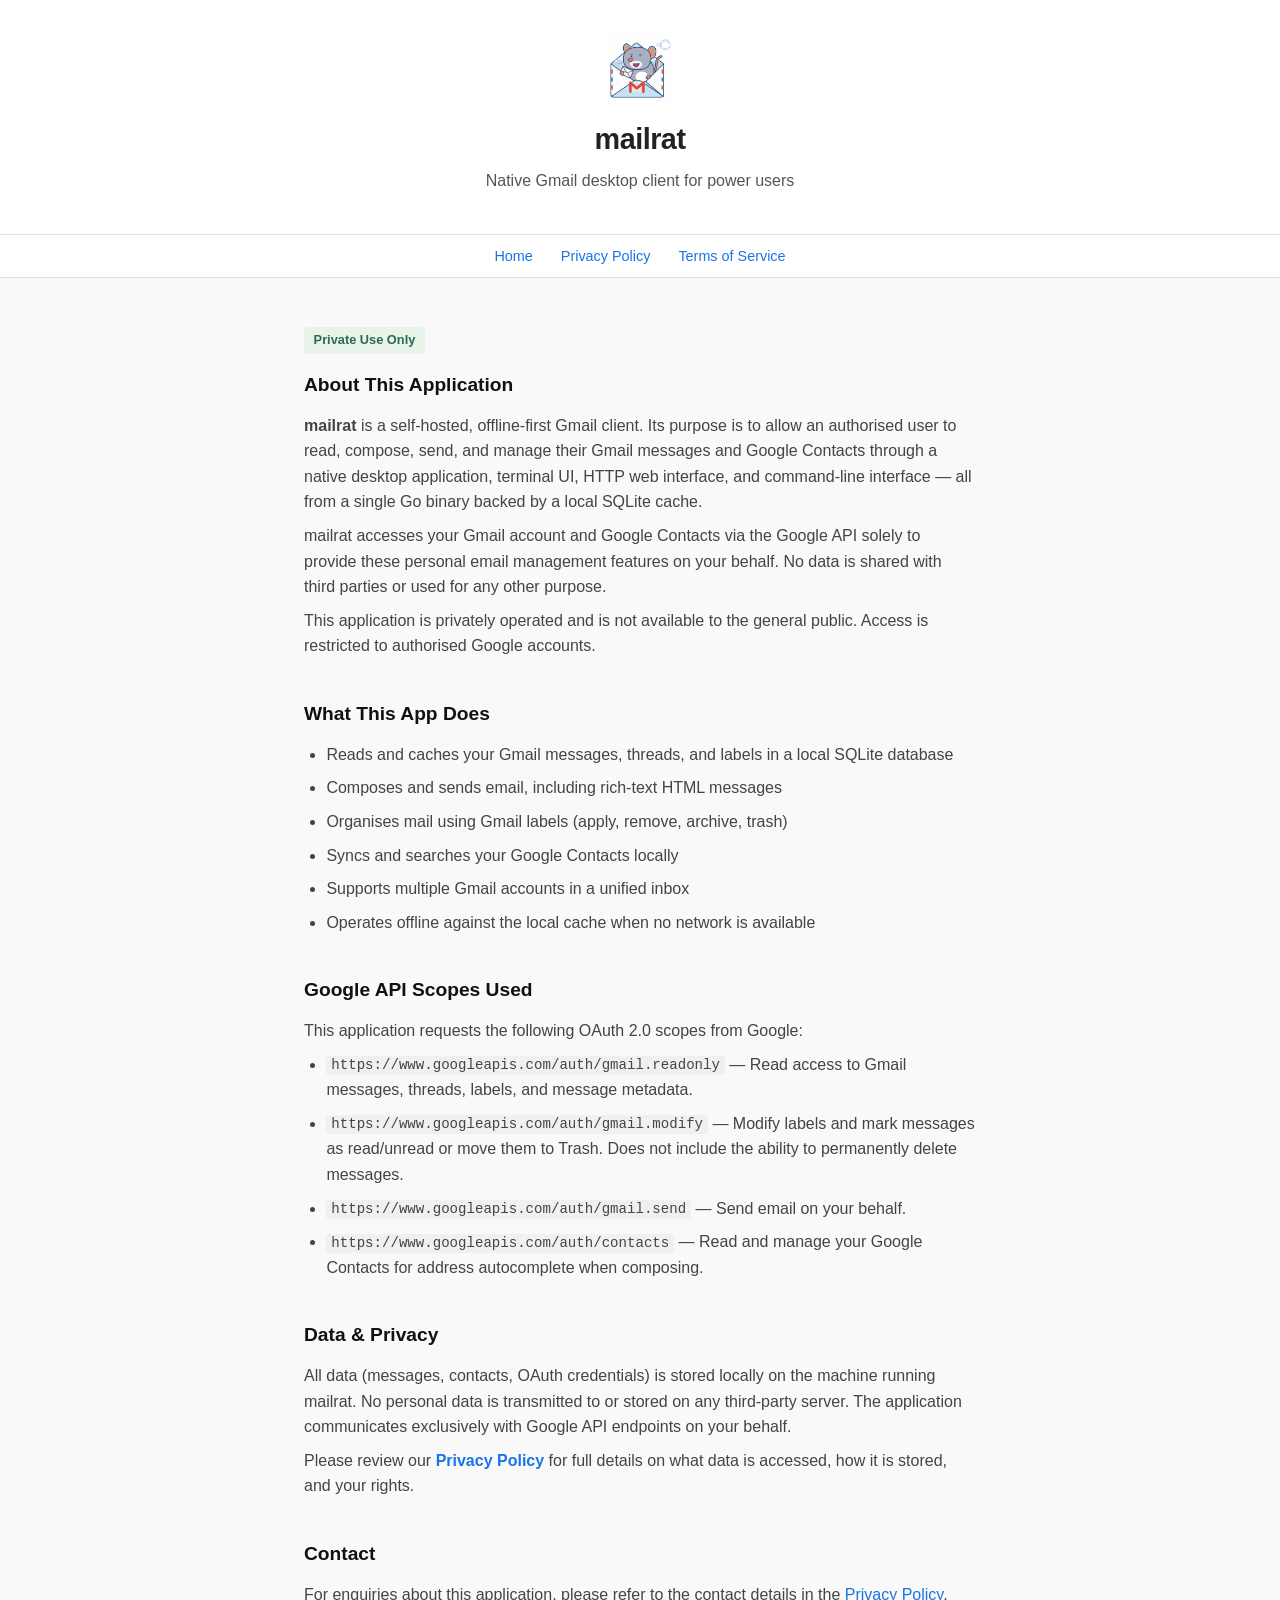
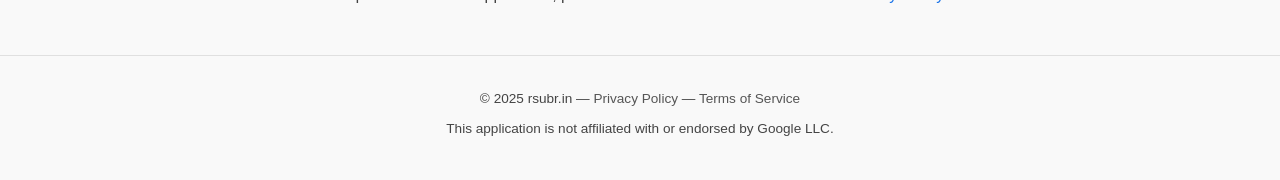
<file: www/index.html>
<!DOCTYPE html>
<html lang="en">
<head>
  <meta charset="UTF-8" />
  <meta name="viewport" content="width=device-width, initial-scale=1.0" />
  <title>mailrat &mdash; Native Gmail Desktop Client</title>
  <style>
    *, *::before, *::after { box-sizing: border-box; margin: 0; padding: 0; }
    body {
      font-family: -apple-system, BlinkMacSystemFont, "Segoe UI", Roboto, Helvetica, Arial, sans-serif;
      background: #f9f9f9;
      color: #222;
      line-height: 1.6;
    }
    header {
      background: #fff;
      border-bottom: 1px solid #e0e0e0;
      padding: 2rem 1.5rem;
      text-align: center;
    }
    header img { width: 72px; height: 72px; margin-bottom: 0.75rem; display: block; margin-left: auto; margin-right: auto; }
    header h1 { font-size: 1.8rem; font-weight: 700; letter-spacing: -0.5px; }
    header p  { margin-top: 0.4rem; color: #555; font-size: 1rem; }
    main {
      max-width: 720px;
      margin: 3rem auto;
      padding: 0 1.5rem;
    }
    section { margin-bottom: 2.5rem; }
    h2 { font-size: 1.2rem; font-weight: 600; margin-bottom: 0.75rem; color: #111; }
    p, li { color: #444; margin-bottom: 0.5rem; }
    ul { padding-left: 1.4rem; }
    code { font-family: "SFMono-Regular", Consolas, "Liberation Mono", Menlo, monospace; font-size: 0.88em; background: #f0f0f0; padding: 0.1em 0.35em; border-radius: 3px; }
    .badge {
      display: inline-block;
      background: #e8f4ea;
      color: #2d6a4f;
      font-size: 0.8rem;
      font-weight: 600;
      padding: 0.2rem 0.6rem;
      border-radius: 4px;
      margin-bottom: 1rem;
    }
    footer {
      text-align: center;
      padding: 2rem 1.5rem;
      border-top: 1px solid #e0e0e0;
      font-size: 0.85rem;
      color: #888;
    }
    footer a { color: #555; }
    a { color: #1a73e8; text-decoration: none; }
    a:hover { text-decoration: underline; }
    nav {
      background: #fff;
      border-bottom: 1px solid #e0e0e0;
      padding: 0.6rem 1.5rem;
      text-align: center;
      font-size: 0.9rem;
    }
    nav a { margin: 0 0.75rem; color: #1a73e8; }
  </style>
</head>
<body>

<header>
  <img src="mailrat-icon.png" alt="mailrat logo" />
  <h1>mailrat</h1>
  <p>Native Gmail desktop client for power users</p>
</header>

<nav>
  <a href="index.html">Home</a>
  <a href="https://mailrat.rsubr.in/privacy-policy.html">Privacy Policy</a>
  <a href="terms-of-service.html">Terms of Service</a>
</nav>

<main>

  <section>
    <span class="badge">Private Use Only</span>
    <h2>About This Application</h2>
    <p>
      <strong>mailrat</strong> is a self-hosted, offline-first Gmail client. Its purpose is to
      allow an authorised user to read, compose, send, and manage their Gmail messages and
      Google Contacts through a native desktop application, terminal UI, HTTP web interface,
      and command-line interface &mdash; all from a single Go binary backed by a local SQLite cache.
    </p>
    <p>
      mailrat accesses your Gmail account and Google Contacts via the Google API solely to
      provide these personal email management features on your behalf. No data is shared with
      third parties or used for any other purpose.
    </p>
    <p>
      This application is privately operated and is not available to the general public.
      Access is restricted to authorised Google accounts.
    </p>
  </section>

  <section>
    <h2>What This App Does</h2>
    <ul>
      <li>Reads and caches your Gmail messages, threads, and labels in a local SQLite database</li>
      <li>Composes and sends email, including rich-text HTML messages</li>
      <li>Organises mail using Gmail labels (apply, remove, archive, trash)</li>
      <li>Syncs and searches your Google Contacts locally</li>
      <li>Supports multiple Gmail accounts in a unified inbox</li>
      <li>Operates offline against the local cache when no network is available</li>
    </ul>
  </section>

  <section>
    <h2>Google API Scopes Used</h2>
    <p>
      This application requests the following OAuth 2.0 scopes from Google:
    </p>
    <ul>
      <li>
        <code>https://www.googleapis.com/auth/gmail.readonly</code> &mdash;
        Read access to Gmail messages, threads, labels, and message metadata.
      </li>
      <li>
        <code>https://www.googleapis.com/auth/gmail.modify</code> &mdash;
        Modify labels and mark messages as read/unread or move them to Trash.
        Does not include the ability to permanently delete messages.
      </li>
      <li>
        <code>https://www.googleapis.com/auth/gmail.send</code> &mdash;
        Send email on your behalf.
      </li>
      <li>
        <code>https://www.googleapis.com/auth/contacts</code> &mdash;
        Read and manage your Google Contacts for address autocomplete when composing.
      </li>
    </ul>
  </section>

  <section>
    <h2>Data &amp; Privacy</h2>
    <p>
      All data (messages, contacts, OAuth credentials) is stored locally on the machine
      running mailrat. No personal data is transmitted to or stored on any third-party server.
      The application communicates exclusively with Google API endpoints on your behalf.
    </p>
    <p>
      Please review our <a href="https://mailrat.rsubr.in/privacy-policy.html"><strong>Privacy Policy</strong></a> for full details
      on what data is accessed, how it is stored, and your rights.
    </p>
  </section>

  <section>
    <h2>Contact</h2>
    <p>
      For enquiries about this application, please refer to the contact details in the
      <a href="https://mailrat.rsubr.in/privacy-policy.html">Privacy Policy</a>.
    </p>
  </section>

</main>

<footer>
  <p>
    &copy; 2025 rsubr.in &mdash;
    <a href="https://mailrat.rsubr.in/privacy-policy.html">Privacy Policy</a> &mdash;
    <a href="terms-of-service.html">Terms of Service</a>
  </p>
  <p style="margin-top:0.4rem;">
    This application is not affiliated with or endorsed by Google LLC.
  </p>
</footer>

</body>
</html>
</file>
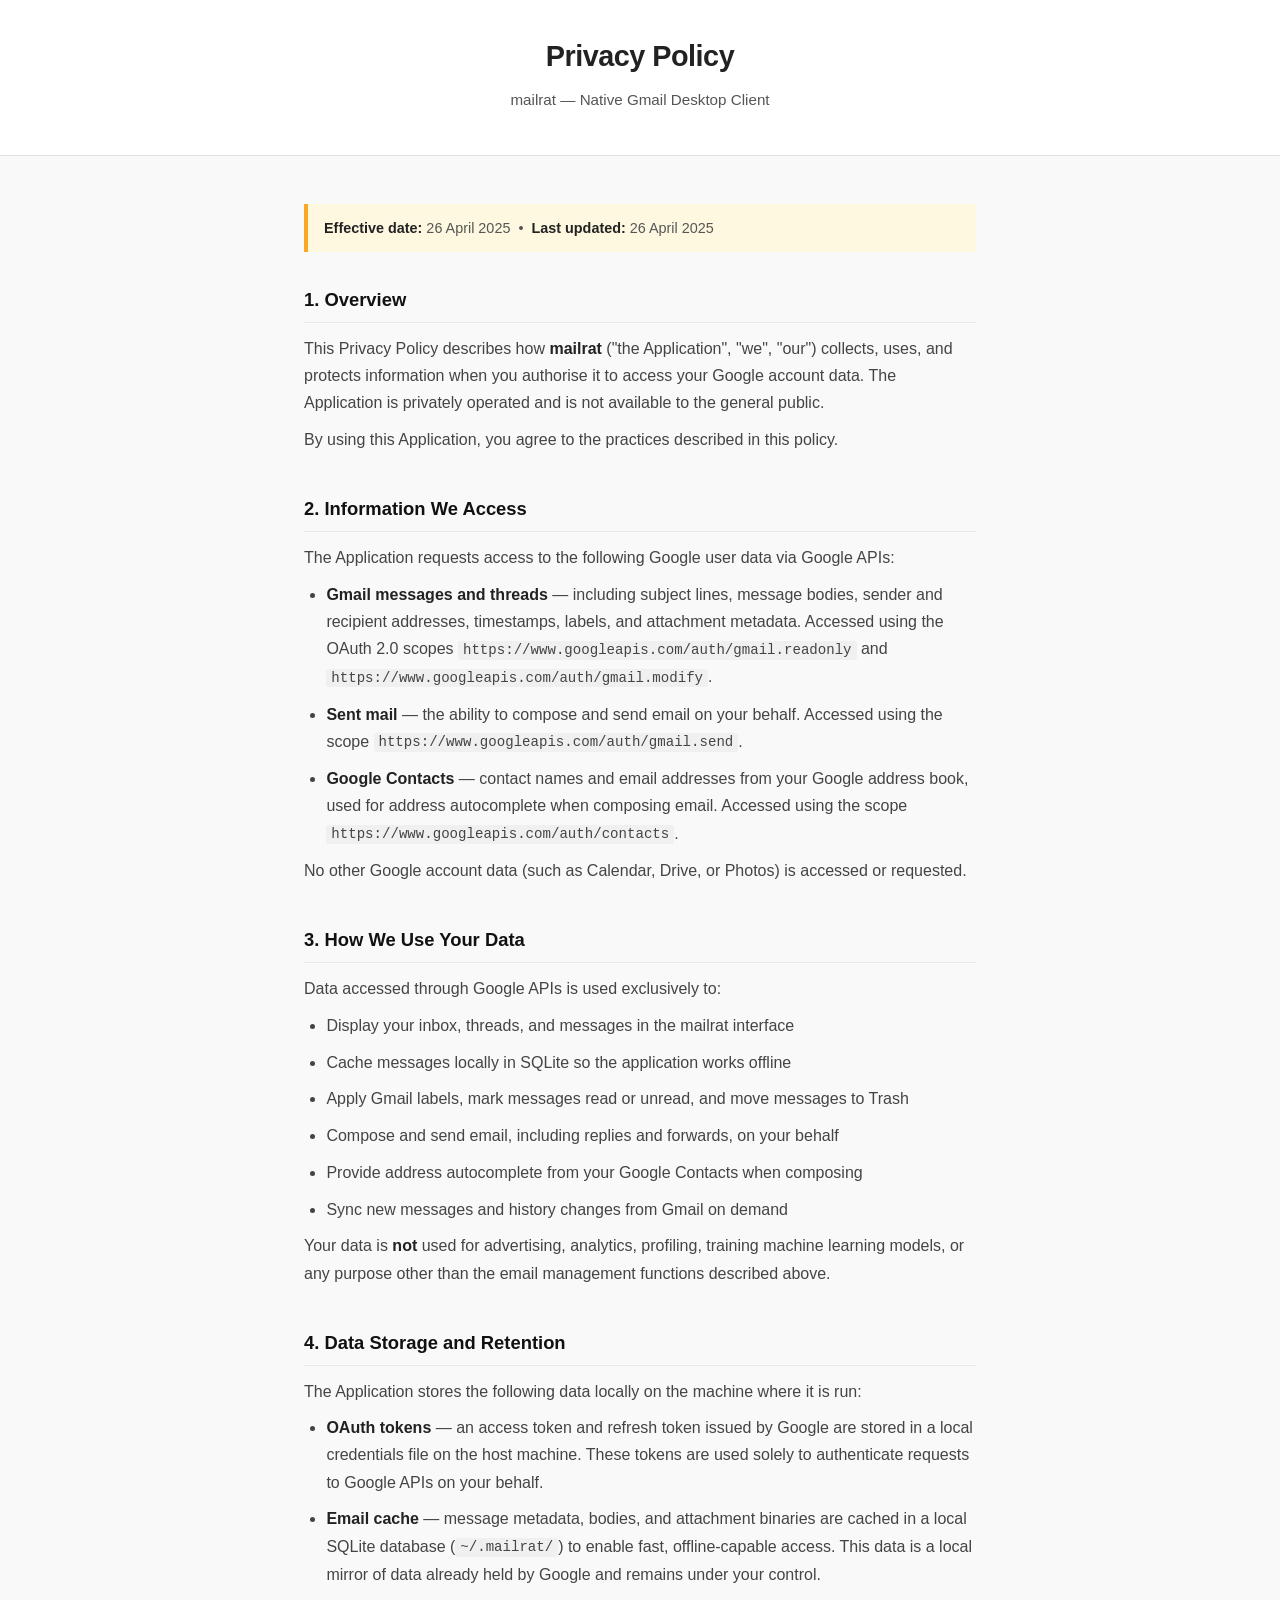
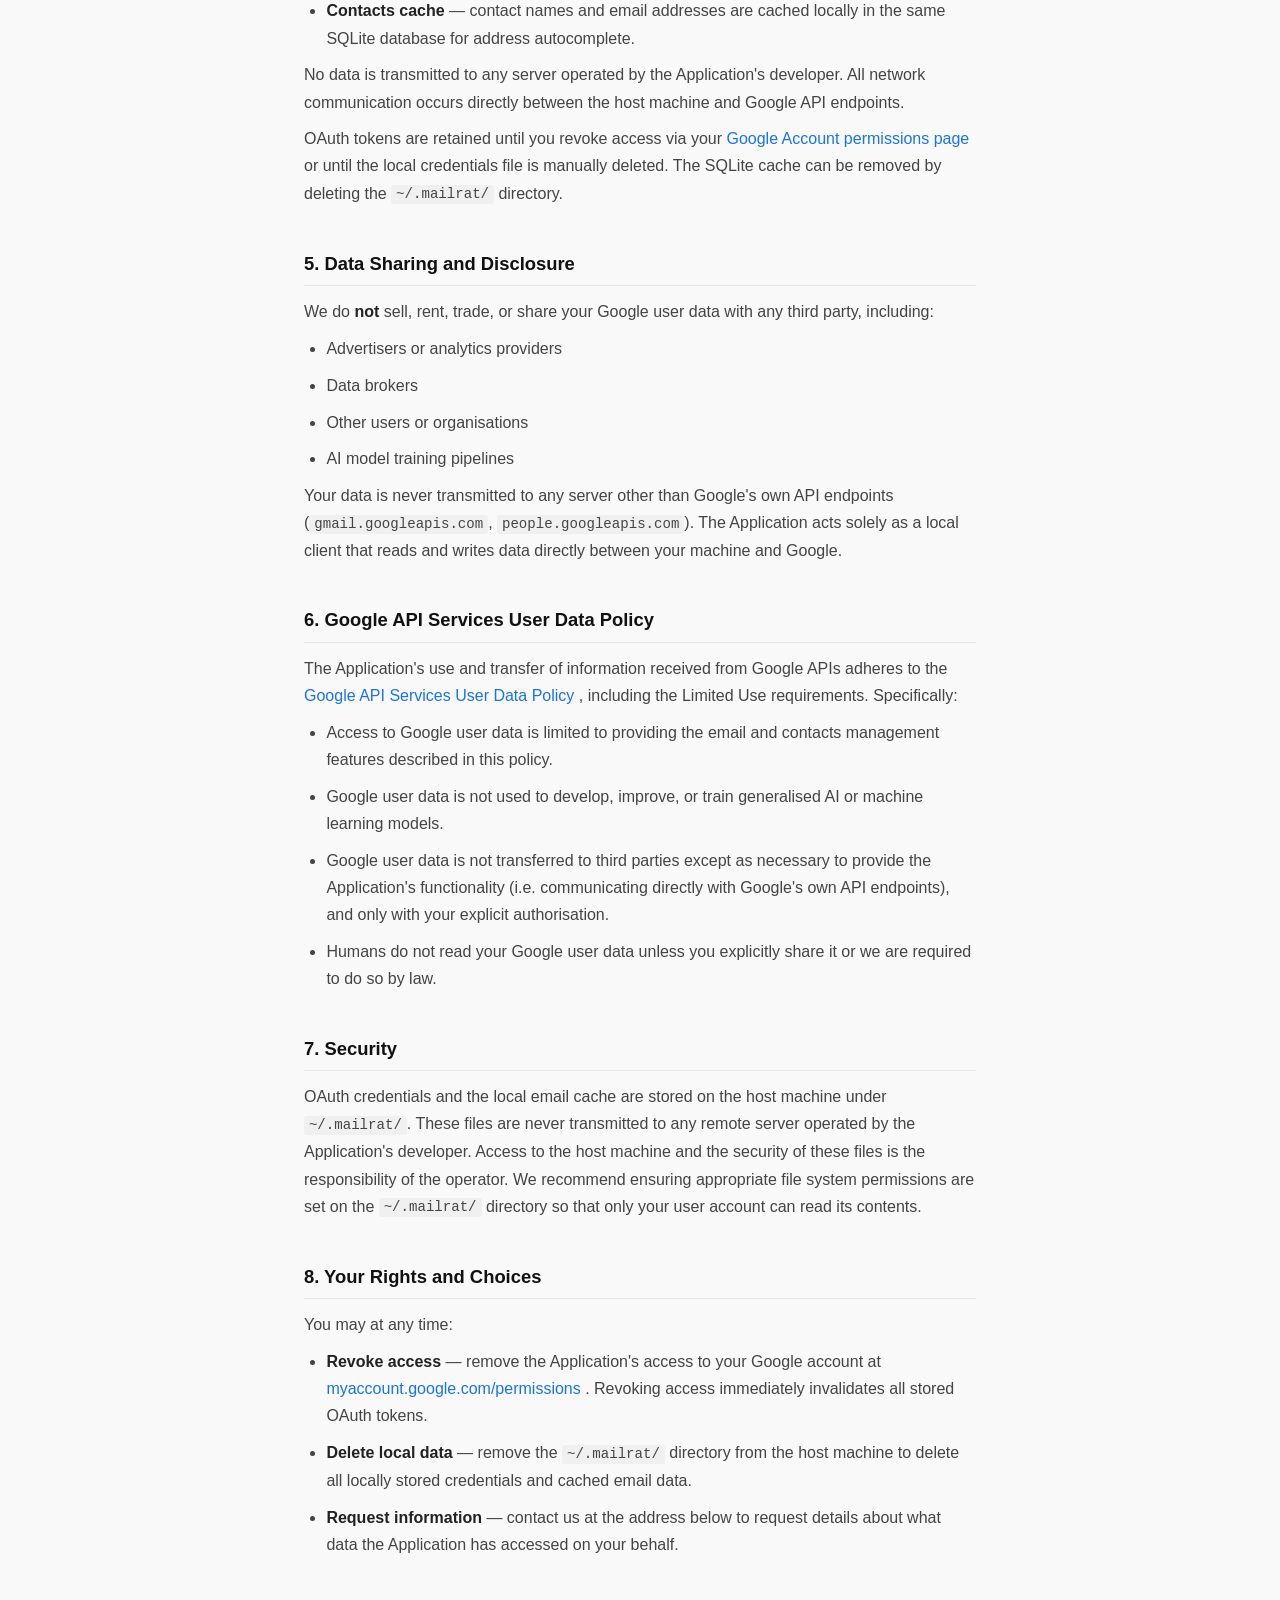
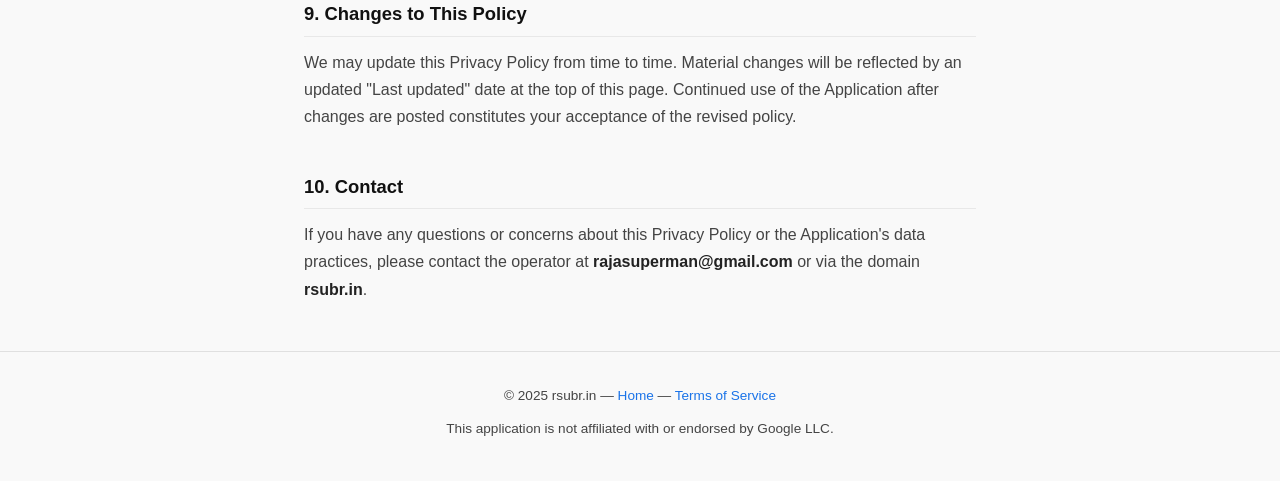
<file: www/mailrat-privacy-policy.html>
<!DOCTYPE html>
<html lang="en">
<head>
  <meta charset="UTF-8" />
  <meta name="viewport" content="width=device-width, initial-scale=1.0" />
  <title>Privacy Policy &mdash; mailrat</title>
  <style>
    *, *::before, *::after { box-sizing: border-box; margin: 0; padding: 0; }
    body {
      font-family: -apple-system, BlinkMacSystemFont, "Segoe UI", Roboto, Helvetica, Arial, sans-serif;
      background: #f9f9f9;
      color: #222;
      line-height: 1.7;
    }
    header {
      background: #fff;
      border-bottom: 1px solid #e0e0e0;
      padding: 2rem 1.5rem;
      text-align: center;
    }
    header h1 { font-size: 1.8rem; font-weight: 700; letter-spacing: -0.5px; }
    header p  { margin-top: 0.4rem; color: #555; font-size: 0.95rem; }
    main {
      max-width: 720px;
      margin: 3rem auto;
      padding: 0 1.5rem;
    }
    section { margin-bottom: 2.5rem; }
    h2 {
      font-size: 1.15rem;
      font-weight: 600;
      margin-bottom: 0.75rem;
      padding-bottom: 0.4rem;
      border-bottom: 1px solid #e8e8e8;
      color: #111;
    }
    p, li { color: #444; margin-bottom: 0.6rem; }
    ul { padding-left: 1.4rem; margin-bottom: 0.6rem; }
    code { font-family: "SFMono-Regular", Consolas, "Liberation Mono", Menlo, monospace; font-size: 0.88em; background: #f0f0f0; padding: 0.1em 0.35em; border-radius: 3px; }
    .effective-date {
      background: #fff8e1;
      border-left: 4px solid #f9a825;
      padding: 0.75rem 1rem;
      margin-bottom: 2rem;
      font-size: 0.9rem;
      color: #555;
    }
    footer {
      text-align: center;
      padding: 2rem 1.5rem;
      border-top: 1px solid #e0e0e0;
      font-size: 0.85rem;
      color: #888;
    }
    a { color: #1a73e8; text-decoration: none; }
    a:hover { text-decoration: underline; }
    strong { color: #222; }
  </style>
</head>
<body>

<header>
  <h1>Privacy Policy</h1>
  <p>mailrat &mdash; Native Gmail Desktop Client</p>
</header>

<main>

  <div class="effective-date">
    <strong>Effective date:</strong> 26 April 2025 &nbsp;&bull;&nbsp;
    <strong>Last updated:</strong> 26 April 2025
  </div>

  <section>
    <h2>1. Overview</h2>
    <p>
      This Privacy Policy describes how <strong>mailrat</strong> ("the Application",
      "we", "our") collects, uses, and protects information when you authorise it to
      access your Google account data. The Application is privately operated and is
      not available to the general public.
    </p>
    <p>
      By using this Application, you agree to the practices described in this policy.
    </p>
  </section>

  <section>
    <h2>2. Information We Access</h2>
    <p>
      The Application requests access to the following Google user data via Google APIs:
    </p>
    <ul>
      <li>
        <strong>Gmail messages and threads</strong> &mdash; including subject lines, message
        bodies, sender and recipient addresses, timestamps, labels, and attachment metadata.
        Accessed using the OAuth 2.0 scopes
        <code>https://www.googleapis.com/auth/gmail.readonly</code> and
        <code>https://www.googleapis.com/auth/gmail.modify</code>.
      </li>
      <li>
        <strong>Sent mail</strong> &mdash; the ability to compose and send email on your
        behalf. Accessed using the scope
        <code>https://www.googleapis.com/auth/gmail.send</code>.
      </li>
      <li>
        <strong>Google Contacts</strong> &mdash; contact names and email addresses from your
        Google address book, used for address autocomplete when composing email. Accessed
        using the scope <code>https://www.googleapis.com/auth/contacts</code>.
      </li>
    </ul>
    <p>
      No other Google account data (such as Calendar, Drive, or Photos) is accessed or requested.
    </p>
  </section>

  <section>
    <h2>3. How We Use Your Data</h2>
    <p>
      Data accessed through Google APIs is used exclusively to:
    </p>
    <ul>
      <li>Display your inbox, threads, and messages in the mailrat interface</li>
      <li>Cache messages locally in SQLite so the application works offline</li>
      <li>Apply Gmail labels, mark messages read or unread, and move messages to Trash</li>
      <li>Compose and send email, including replies and forwards, on your behalf</li>
      <li>Provide address autocomplete from your Google Contacts when composing</li>
      <li>Sync new messages and history changes from Gmail on demand</li>
    </ul>
    <p>
      Your data is <strong>not</strong> used for advertising, analytics, profiling,
      training machine learning models, or any purpose other than the email management
      functions described above.
    </p>
  </section>

  <section>
    <h2>4. Data Storage and Retention</h2>
    <p>
      The Application stores the following data locally on the machine where it is run:
    </p>
    <ul>
      <li>
        <strong>OAuth tokens</strong> &mdash; an access token and refresh token issued by
        Google are stored in a local credentials file on the host machine. These tokens are
        used solely to authenticate requests to Google APIs on your behalf.
      </li>
      <li>
        <strong>Email cache</strong> &mdash; message metadata, bodies, and attachment
        binaries are cached in a local SQLite database (<code>~/.mailrat/</code>) to enable
        fast, offline-capable access. This data is a local mirror of data already held by
        Google and remains under your control.
      </li>
      <li>
        <strong>Contacts cache</strong> &mdash; contact names and email addresses are cached
        locally in the same SQLite database for address autocomplete.
      </li>
    </ul>
    <p>
      No data is transmitted to any server operated by the Application's developer.
      All network communication occurs directly between the host machine and Google API
      endpoints.
    </p>
    <p>
      OAuth tokens are retained until you revoke access via your
      <a href="https://myaccount.google.com/permissions" target="_blank" rel="noopener">
        Google Account permissions page
      </a>
      or until the local credentials file is manually deleted. The SQLite cache can be
      removed by deleting the <code>~/.mailrat/</code> directory.
    </p>
  </section>

  <section>
    <h2>5. Data Sharing and Disclosure</h2>
    <p>
      We do <strong>not</strong> sell, rent, trade, or share your Google user data
      with any third party, including:
    </p>
    <ul>
      <li>Advertisers or analytics providers</li>
      <li>Data brokers</li>
      <li>Other users or organisations</li>
      <li>AI model training pipelines</li>
    </ul>
    <p>
      Your data is never transmitted to any server other than Google's own API endpoints
      (<code>gmail.googleapis.com</code>, <code>people.googleapis.com</code>).
      The Application acts solely as a local client that reads and writes data directly
      between your machine and Google.
    </p>
  </section>

  <section>
    <h2>6. Google API Services User Data Policy</h2>
    <p>
      The Application's use and transfer of information received from Google APIs adheres
      to the
      <a href="https://developers.google.com/terms/api-services-user-data-policy"
         target="_blank" rel="noopener">
        Google API Services User Data Policy
      </a>,
      including the Limited Use requirements. Specifically:
    </p>
    <ul>
      <li>
        Access to Google user data is limited to providing the email and contacts
        management features described in this policy.
      </li>
      <li>
        Google user data is not used to develop, improve, or train generalised AI or
        machine learning models.
      </li>
      <li>
        Google user data is not transferred to third parties except as necessary to
        provide the Application's functionality (i.e. communicating directly with
        Google's own API endpoints), and only with your explicit authorisation.
      </li>
      <li>
        Humans do not read your Google user data unless you explicitly share it or
        we are required to do so by law.
      </li>
    </ul>
  </section>

  <section>
    <h2>7. Security</h2>
    <p>
      OAuth credentials and the local email cache are stored on the host machine under
      <code>~/.mailrat/</code>. These files are never transmitted to any remote server
      operated by the Application's developer. Access to the host machine and the
      security of these files is the responsibility of the operator. We recommend
      ensuring appropriate file system permissions are set on the <code>~/.mailrat/</code>
      directory so that only your user account can read its contents.
    </p>
  </section>

  <section>
    <h2>8. Your Rights and Choices</h2>
    <p>You may at any time:</p>
    <ul>
      <li>
        <strong>Revoke access</strong> &mdash; remove the Application's access to your
        Google account at
        <a href="https://myaccount.google.com/permissions" target="_blank" rel="noopener">
          myaccount.google.com/permissions
        </a>.
        Revoking access immediately invalidates all stored OAuth tokens.
      </li>
      <li>
        <strong>Delete local data</strong> &mdash; remove the <code>~/.mailrat/</code>
        directory from the host machine to delete all locally stored credentials and
        cached email data.
      </li>
      <li>
        <strong>Request information</strong> &mdash; contact us at the address below to
        request details about what data the Application has accessed on your behalf.
      </li>
    </ul>
  </section>

  <section>
    <h2>9. Changes to This Policy</h2>
    <p>
      We may update this Privacy Policy from time to time. Material changes will be
      reflected by an updated "Last updated" date at the top of this page.
      Continued use of the Application after changes are posted constitutes your
      acceptance of the revised policy.
    </p>
  </section>

  <section>
    <h2>10. Contact</h2>
    <p>
      If you have any questions or concerns about this Privacy Policy or the
      Application's data practices, please contact the operator at
      <strong>rajasuperman@gmail.com</strong> or via the domain
      <strong>rsubr.in</strong>.
    </p>
  </section>

</main>

<footer>
  <p>
    &copy; 2025 rsubr.in &mdash;
    <a href="/mailrat-index.html">Home</a> &mdash;
    <a href="/mailrat-terms-of-service.html">Terms of Service</a>
  </p>
  <p style="margin-top:0.4rem;">
    This application is not affiliated with or endorsed by Google LLC.
  </p>
</footer>

</body>
</html>
</file>
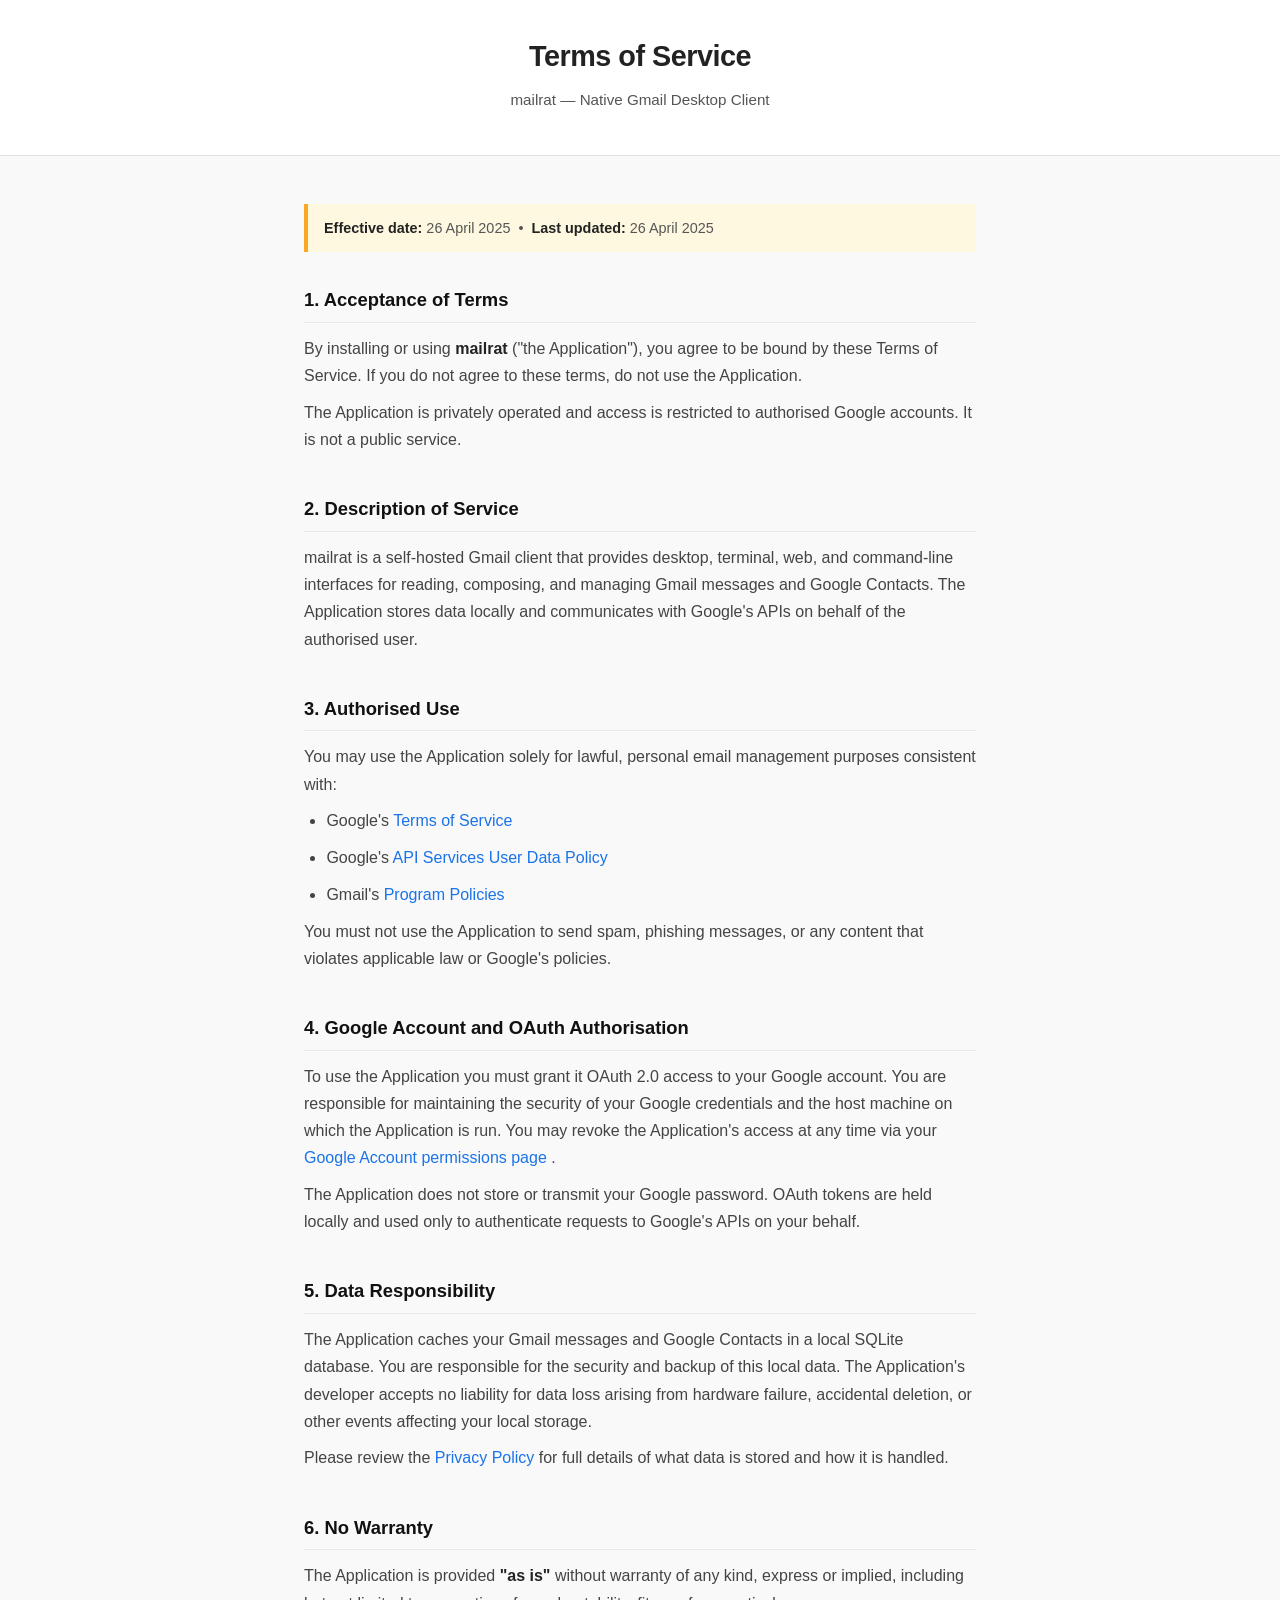
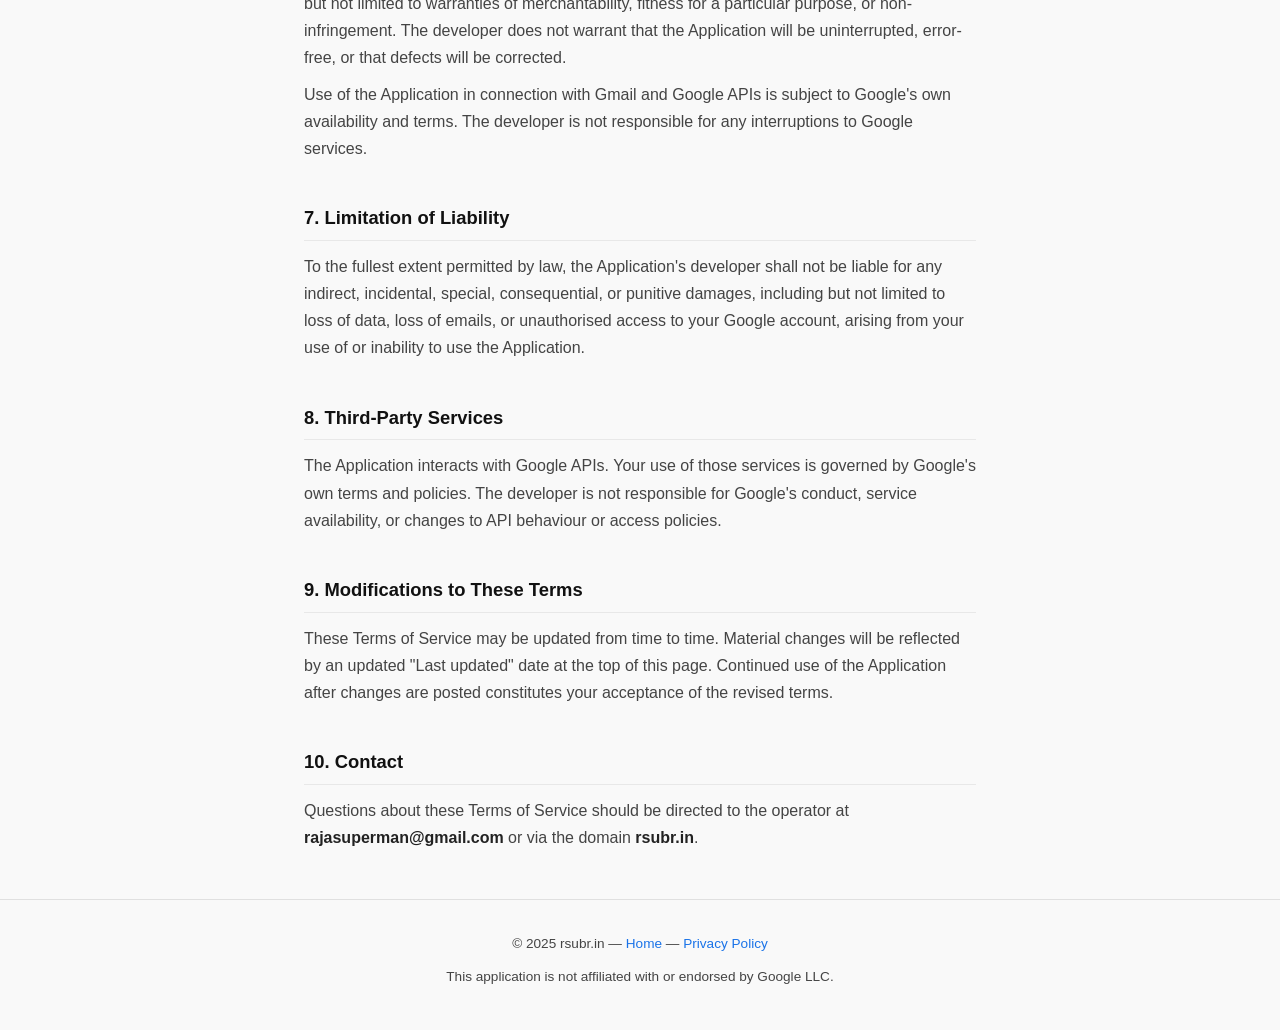
<file: www/mailrat-terms-of-service.html>
<!DOCTYPE html>
<html lang="en">
<head>
  <meta charset="UTF-8" />
  <meta name="viewport" content="width=device-width, initial-scale=1.0" />
  <title>Terms of Service &mdash; mailrat</title>
  <style>
    *, *::before, *::after { box-sizing: border-box; margin: 0; padding: 0; }
    body {
      font-family: -apple-system, BlinkMacSystemFont, "Segoe UI", Roboto, Helvetica, Arial, sans-serif;
      background: #f9f9f9;
      color: #222;
      line-height: 1.7;
    }
    header {
      background: #fff;
      border-bottom: 1px solid #e0e0e0;
      padding: 2rem 1.5rem;
      text-align: center;
    }
    header h1 { font-size: 1.8rem; font-weight: 700; letter-spacing: -0.5px; }
    header p  { margin-top: 0.4rem; color: #555; font-size: 0.95rem; }
    main {
      max-width: 720px;
      margin: 3rem auto;
      padding: 0 1.5rem;
    }
    section { margin-bottom: 2.5rem; }
    h2 {
      font-size: 1.15rem;
      font-weight: 600;
      margin-bottom: 0.75rem;
      padding-bottom: 0.4rem;
      border-bottom: 1px solid #e8e8e8;
      color: #111;
    }
    p, li { color: #444; margin-bottom: 0.6rem; }
    ul { padding-left: 1.4rem; margin-bottom: 0.6rem; }
    .effective-date {
      background: #fff8e1;
      border-left: 4px solid #f9a825;
      padding: 0.75rem 1rem;
      margin-bottom: 2rem;
      font-size: 0.9rem;
      color: #555;
    }
    footer {
      text-align: center;
      padding: 2rem 1.5rem;
      border-top: 1px solid #e0e0e0;
      font-size: 0.85rem;
      color: #888;
    }
    a { color: #1a73e8; text-decoration: none; }
    a:hover { text-decoration: underline; }
    strong { color: #222; }
  </style>
</head>
<body>

<header>
  <h1>Terms of Service</h1>
  <p>mailrat &mdash; Native Gmail Desktop Client</p>
</header>

<main>

  <div class="effective-date">
    <strong>Effective date:</strong> 26 April 2025 &nbsp;&bull;&nbsp;
    <strong>Last updated:</strong> 26 April 2025
  </div>

  <section>
    <h2>1. Acceptance of Terms</h2>
    <p>
      By installing or using <strong>mailrat</strong> ("the Application"), you agree
      to be bound by these Terms of Service. If you do not agree to these terms, do not
      use the Application.
    </p>
    <p>
      The Application is privately operated and access is restricted to authorised
      Google accounts. It is not a public service.
    </p>
  </section>

  <section>
    <h2>2. Description of Service</h2>
    <p>
      mailrat is a self-hosted Gmail client that provides desktop, terminal, web, and
      command-line interfaces for reading, composing, and managing Gmail messages and
      Google Contacts. The Application stores data locally and communicates with
      Google's APIs on behalf of the authorised user.
    </p>
  </section>

  <section>
    <h2>3. Authorised Use</h2>
    <p>
      You may use the Application solely for lawful, personal email management purposes
      consistent with:
    </p>
    <ul>
      <li>Google's <a href="https://policies.google.com/terms" target="_blank" rel="noopener">Terms of Service</a></li>
      <li>Google's <a href="https://developers.google.com/terms/api-services-user-data-policy" target="_blank" rel="noopener">API Services User Data Policy</a></li>
      <li>Gmail's <a href="https://support.google.com/mail/answer/8984" target="_blank" rel="noopener">Program Policies</a></li>
    </ul>
    <p>
      You must not use the Application to send spam, phishing messages, or any content
      that violates applicable law or Google's policies.
    </p>
  </section>

  <section>
    <h2>4. Google Account and OAuth Authorisation</h2>
    <p>
      To use the Application you must grant it OAuth 2.0 access to your Google account.
      You are responsible for maintaining the security of your Google credentials and
      the host machine on which the Application is run. You may revoke the Application's
      access at any time via your
      <a href="https://myaccount.google.com/permissions" target="_blank" rel="noopener">
        Google Account permissions page
      </a>.
    </p>
    <p>
      The Application does not store or transmit your Google password. OAuth tokens are
      held locally and used only to authenticate requests to Google's APIs on your behalf.
    </p>
  </section>

  <section>
    <h2>5. Data Responsibility</h2>
    <p>
      The Application caches your Gmail messages and Google Contacts in a local SQLite
      database. You are responsible for the security and backup of this local data.
      The Application's developer accepts no liability for data loss arising from
      hardware failure, accidental deletion, or other events affecting your local storage.
    </p>
    <p>
      Please review the <a href="/mailrat-privacy-policy.html">Privacy Policy</a> for full
      details of what data is stored and how it is handled.
    </p>
  </section>

  <section>
    <h2>6. No Warranty</h2>
    <p>
      The Application is provided <strong>"as is"</strong> without warranty of any kind,
      express or implied, including but not limited to warranties of merchantability,
      fitness for a particular purpose, or non-infringement. The developer does not
      warrant that the Application will be uninterrupted, error-free, or that defects
      will be corrected.
    </p>
    <p>
      Use of the Application in connection with Gmail and Google APIs is subject to
      Google's own availability and terms. The developer is not responsible for any
      interruptions to Google services.
    </p>
  </section>

  <section>
    <h2>7. Limitation of Liability</h2>
    <p>
      To the fullest extent permitted by law, the Application's developer shall not be
      liable for any indirect, incidental, special, consequential, or punitive damages,
      including but not limited to loss of data, loss of emails, or unauthorised access
      to your Google account, arising from your use of or inability to use the Application.
    </p>
  </section>

  <section>
    <h2>8. Third-Party Services</h2>
    <p>
      The Application interacts with Google APIs. Your use of those services is governed
      by Google's own terms and policies. The developer is not responsible for Google's
      conduct, service availability, or changes to API behaviour or access policies.
    </p>
  </section>

  <section>
    <h2>9. Modifications to These Terms</h2>
    <p>
      These Terms of Service may be updated from time to time. Material changes will be
      reflected by an updated "Last updated" date at the top of this page. Continued use
      of the Application after changes are posted constitutes your acceptance of the
      revised terms.
    </p>
  </section>

  <section>
    <h2>10. Contact</h2>
    <p>
      Questions about these Terms of Service should be directed to the operator at
      <strong>rajasuperman@gmail.com</strong> or via the domain
      <strong>rsubr.in</strong>.
    </p>
  </section>

</main>

<footer>
  <p>
    &copy; 2025 rsubr.in &mdash;
    <a href="/mailrat-index.html">Home</a> &mdash;
    <a href="/mailrat-privacy-policy.html">Privacy Policy</a>
  </p>
  <p style="margin-top:0.4rem;">
    This application is not affiliated with or endorsed by Google LLC.
  </p>
</footer>

</body>
</html>
</file>
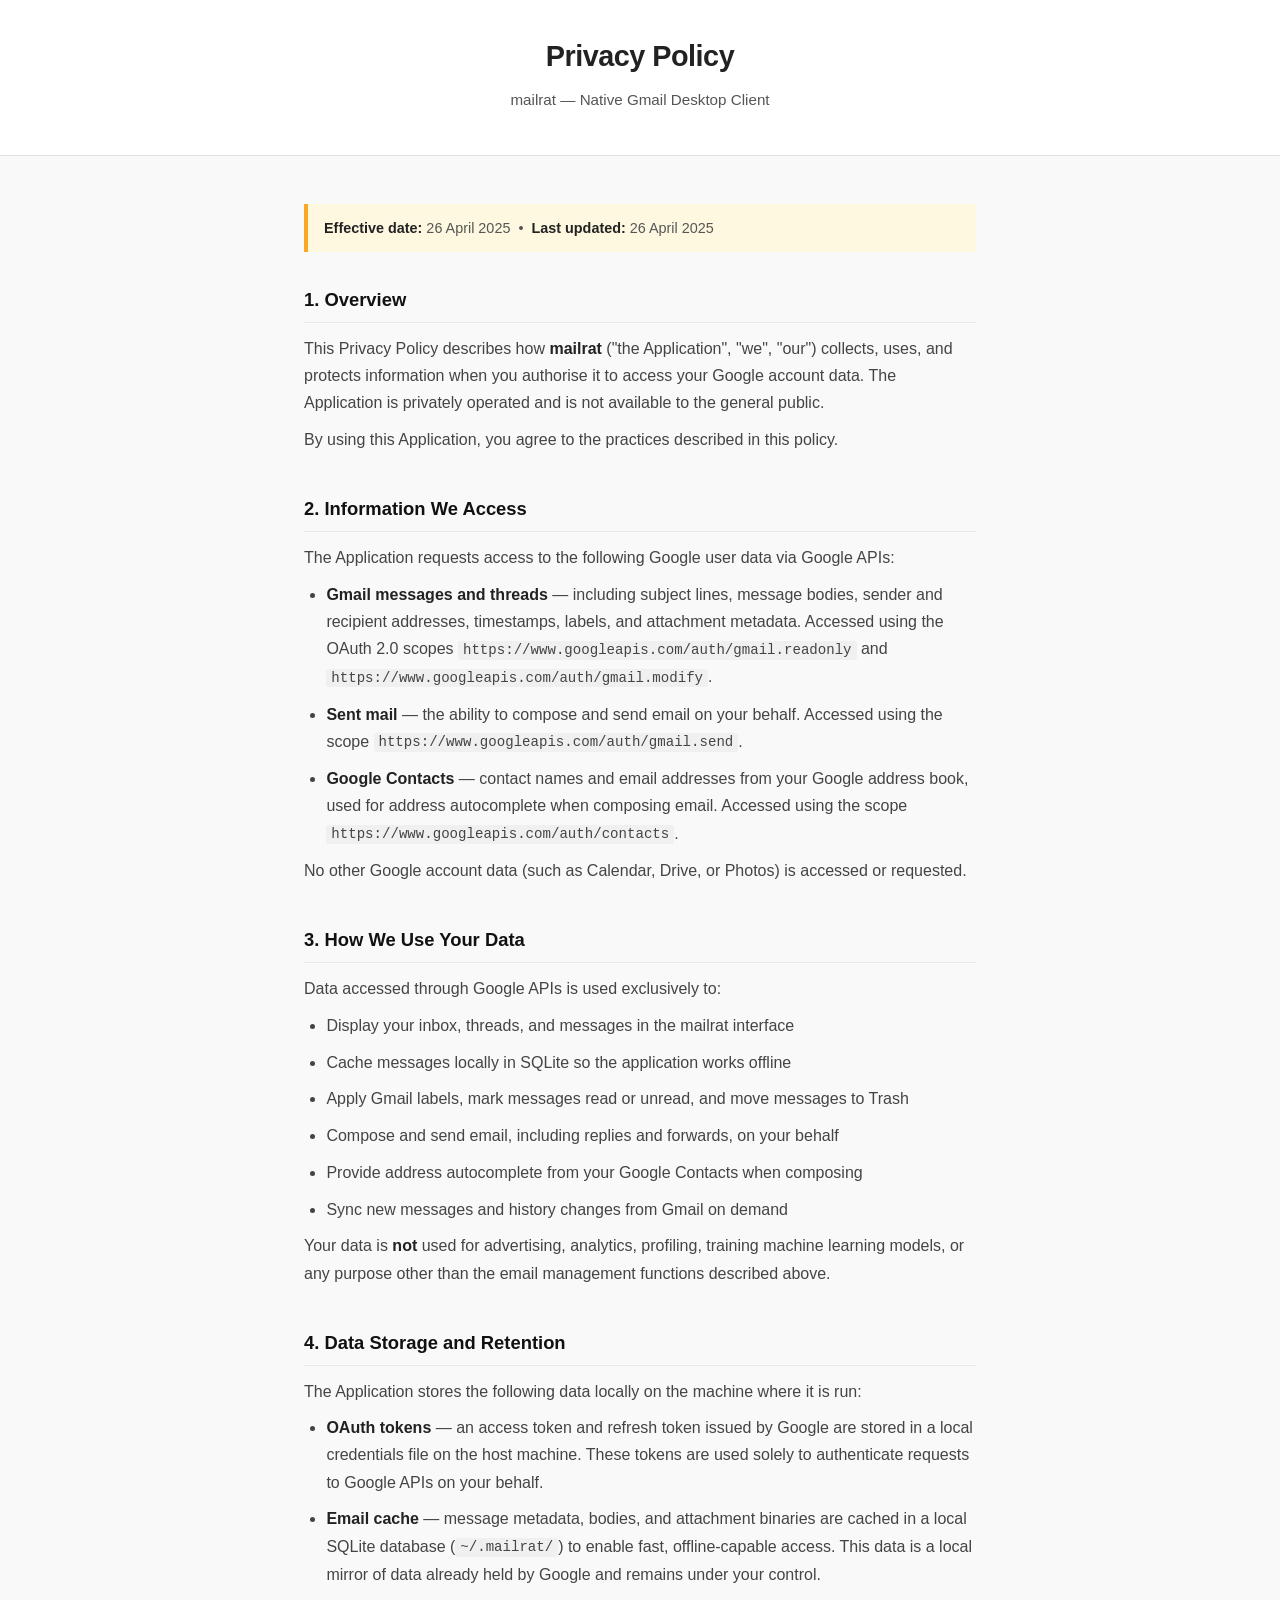
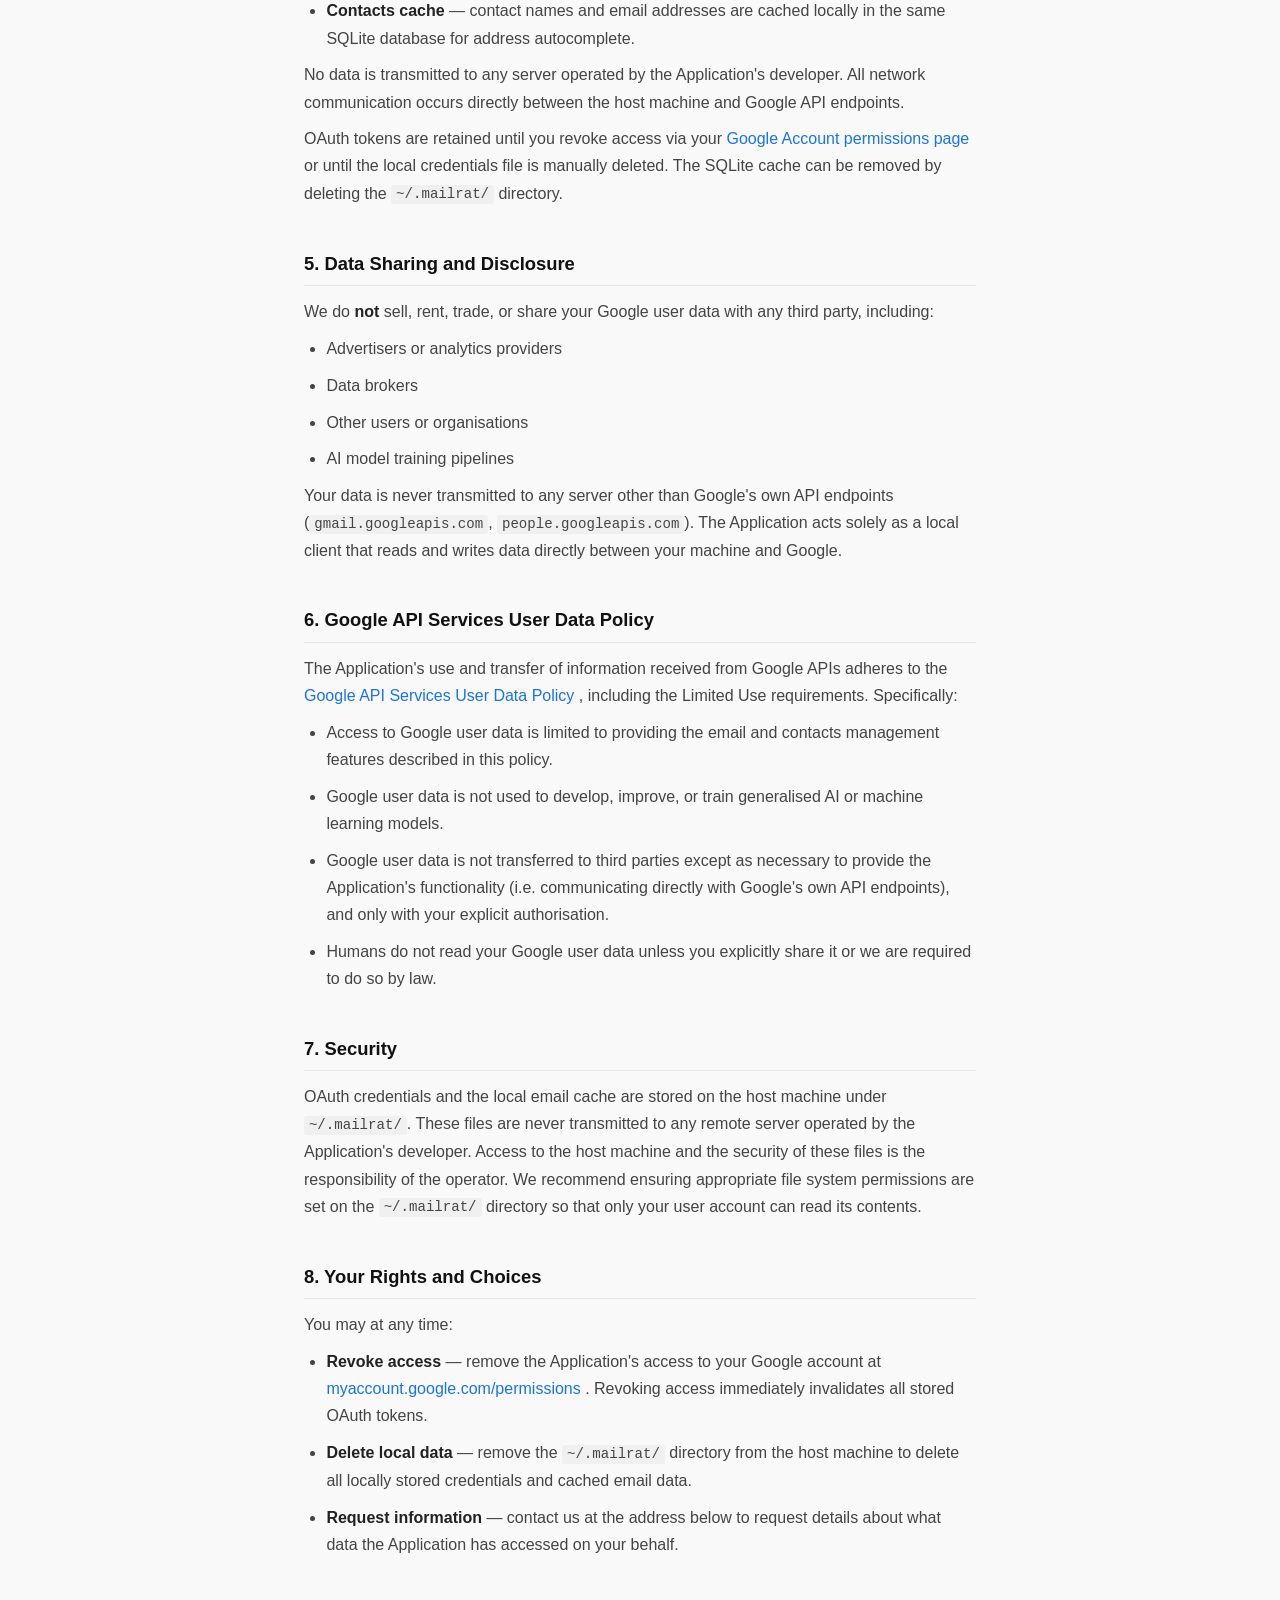
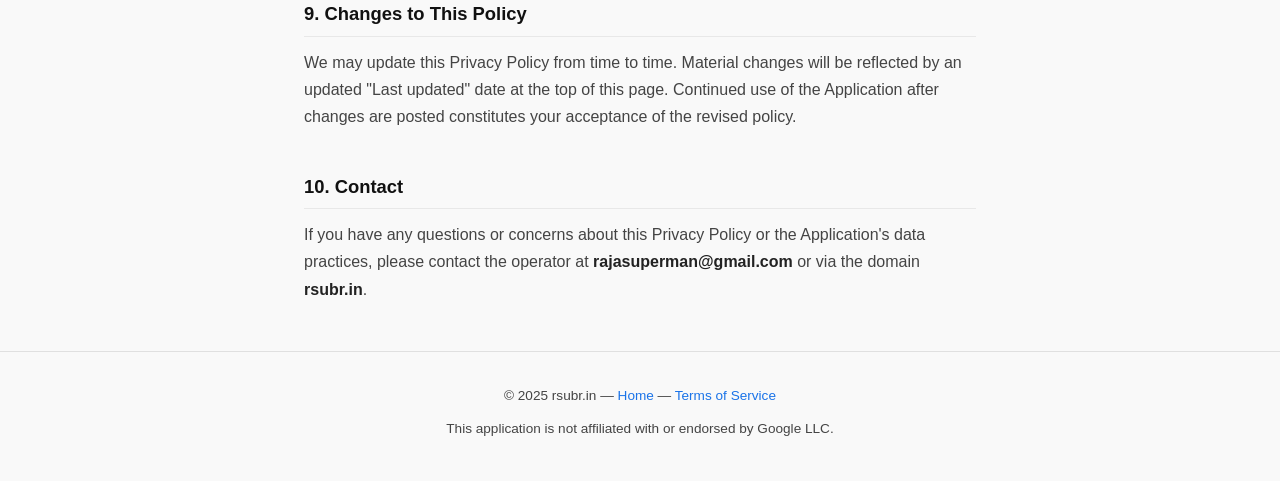
<file: www/privacy-policy.html>
<!DOCTYPE html>
<html lang="en">
<head>
  <meta charset="UTF-8" />
  <meta name="viewport" content="width=device-width, initial-scale=1.0" />
  <title>Privacy Policy &mdash; mailrat</title>
  <style>
    *, *::before, *::after { box-sizing: border-box; margin: 0; padding: 0; }
    body {
      font-family: -apple-system, BlinkMacSystemFont, "Segoe UI", Roboto, Helvetica, Arial, sans-serif;
      background: #f9f9f9;
      color: #222;
      line-height: 1.7;
    }
    header {
      background: #fff;
      border-bottom: 1px solid #e0e0e0;
      padding: 2rem 1.5rem;
      text-align: center;
    }
    header h1 { font-size: 1.8rem; font-weight: 700; letter-spacing: -0.5px; }
    header p  { margin-top: 0.4rem; color: #555; font-size: 0.95rem; }
    main {
      max-width: 720px;
      margin: 3rem auto;
      padding: 0 1.5rem;
    }
    section { margin-bottom: 2.5rem; }
    h2 {
      font-size: 1.15rem;
      font-weight: 600;
      margin-bottom: 0.75rem;
      padding-bottom: 0.4rem;
      border-bottom: 1px solid #e8e8e8;
      color: #111;
    }
    p, li { color: #444; margin-bottom: 0.6rem; }
    ul { padding-left: 1.4rem; margin-bottom: 0.6rem; }
    code { font-family: "SFMono-Regular", Consolas, "Liberation Mono", Menlo, monospace; font-size: 0.88em; background: #f0f0f0; padding: 0.1em 0.35em; border-radius: 3px; }
    .effective-date {
      background: #fff8e1;
      border-left: 4px solid #f9a825;
      padding: 0.75rem 1rem;
      margin-bottom: 2rem;
      font-size: 0.9rem;
      color: #555;
    }
    footer {
      text-align: center;
      padding: 2rem 1.5rem;
      border-top: 1px solid #e0e0e0;
      font-size: 0.85rem;
      color: #888;
    }
    a { color: #1a73e8; text-decoration: none; }
    a:hover { text-decoration: underline; }
    strong { color: #222; }
  </style>
</head>
<body>

<header>
  <h1>Privacy Policy</h1>
  <p>mailrat &mdash; Native Gmail Desktop Client</p>
</header>

<main>

  <div class="effective-date">
    <strong>Effective date:</strong> 26 April 2025 &nbsp;&bull;&nbsp;
    <strong>Last updated:</strong> 26 April 2025
  </div>

  <section>
    <h2>1. Overview</h2>
    <p>
      This Privacy Policy describes how <strong>mailrat</strong> ("the Application",
      "we", "our") collects, uses, and protects information when you authorise it to
      access your Google account data. The Application is privately operated and is
      not available to the general public.
    </p>
    <p>
      By using this Application, you agree to the practices described in this policy.
    </p>
  </section>

  <section>
    <h2>2. Information We Access</h2>
    <p>
      The Application requests access to the following Google user data via Google APIs:
    </p>
    <ul>
      <li>
        <strong>Gmail messages and threads</strong> &mdash; including subject lines, message
        bodies, sender and recipient addresses, timestamps, labels, and attachment metadata.
        Accessed using the OAuth 2.0 scopes
        <code>https://www.googleapis.com/auth/gmail.readonly</code> and
        <code>https://www.googleapis.com/auth/gmail.modify</code>.
      </li>
      <li>
        <strong>Sent mail</strong> &mdash; the ability to compose and send email on your
        behalf. Accessed using the scope
        <code>https://www.googleapis.com/auth/gmail.send</code>.
      </li>
      <li>
        <strong>Google Contacts</strong> &mdash; contact names and email addresses from your
        Google address book, used for address autocomplete when composing email. Accessed
        using the scope <code>https://www.googleapis.com/auth/contacts</code>.
      </li>
    </ul>
    <p>
      No other Google account data (such as Calendar, Drive, or Photos) is accessed or requested.
    </p>
  </section>

  <section>
    <h2>3. How We Use Your Data</h2>
    <p>
      Data accessed through Google APIs is used exclusively to:
    </p>
    <ul>
      <li>Display your inbox, threads, and messages in the mailrat interface</li>
      <li>Cache messages locally in SQLite so the application works offline</li>
      <li>Apply Gmail labels, mark messages read or unread, and move messages to Trash</li>
      <li>Compose and send email, including replies and forwards, on your behalf</li>
      <li>Provide address autocomplete from your Google Contacts when composing</li>
      <li>Sync new messages and history changes from Gmail on demand</li>
    </ul>
    <p>
      Your data is <strong>not</strong> used for advertising, analytics, profiling,
      training machine learning models, or any purpose other than the email management
      functions described above.
    </p>
  </section>

  <section>
    <h2>4. Data Storage and Retention</h2>
    <p>
      The Application stores the following data locally on the machine where it is run:
    </p>
    <ul>
      <li>
        <strong>OAuth tokens</strong> &mdash; an access token and refresh token issued by
        Google are stored in a local credentials file on the host machine. These tokens are
        used solely to authenticate requests to Google APIs on your behalf.
      </li>
      <li>
        <strong>Email cache</strong> &mdash; message metadata, bodies, and attachment
        binaries are cached in a local SQLite database (<code>~/.mailrat/</code>) to enable
        fast, offline-capable access. This data is a local mirror of data already held by
        Google and remains under your control.
      </li>
      <li>
        <strong>Contacts cache</strong> &mdash; contact names and email addresses are cached
        locally in the same SQLite database for address autocomplete.
      </li>
    </ul>
    <p>
      No data is transmitted to any server operated by the Application's developer.
      All network communication occurs directly between the host machine and Google API
      endpoints.
    </p>
    <p>
      OAuth tokens are retained until you revoke access via your
      <a href="https://myaccount.google.com/permissions" target="_blank" rel="noopener">
        Google Account permissions page
      </a>
      or until the local credentials file is manually deleted. The SQLite cache can be
      removed by deleting the <code>~/.mailrat/</code> directory.
    </p>
  </section>

  <section>
    <h2>5. Data Sharing and Disclosure</h2>
    <p>
      We do <strong>not</strong> sell, rent, trade, or share your Google user data
      with any third party, including:
    </p>
    <ul>
      <li>Advertisers or analytics providers</li>
      <li>Data brokers</li>
      <li>Other users or organisations</li>
      <li>AI model training pipelines</li>
    </ul>
    <p>
      Your data is never transmitted to any server other than Google's own API endpoints
      (<code>gmail.googleapis.com</code>, <code>people.googleapis.com</code>).
      The Application acts solely as a local client that reads and writes data directly
      between your machine and Google.
    </p>
  </section>

  <section>
    <h2>6. Google API Services User Data Policy</h2>
    <p>
      The Application's use and transfer of information received from Google APIs adheres
      to the
      <a href="https://developers.google.com/terms/api-services-user-data-policy"
         target="_blank" rel="noopener">
        Google API Services User Data Policy
      </a>,
      including the Limited Use requirements. Specifically:
    </p>
    <ul>
      <li>
        Access to Google user data is limited to providing the email and contacts
        management features described in this policy.
      </li>
      <li>
        Google user data is not used to develop, improve, or train generalised AI or
        machine learning models.
      </li>
      <li>
        Google user data is not transferred to third parties except as necessary to
        provide the Application's functionality (i.e. communicating directly with
        Google's own API endpoints), and only with your explicit authorisation.
      </li>
      <li>
        Humans do not read your Google user data unless you explicitly share it or
        we are required to do so by law.
      </li>
    </ul>
  </section>

  <section>
    <h2>7. Security</h2>
    <p>
      OAuth credentials and the local email cache are stored on the host machine under
      <code>~/.mailrat/</code>. These files are never transmitted to any remote server
      operated by the Application's developer. Access to the host machine and the
      security of these files is the responsibility of the operator. We recommend
      ensuring appropriate file system permissions are set on the <code>~/.mailrat/</code>
      directory so that only your user account can read its contents.
    </p>
  </section>

  <section>
    <h2>8. Your Rights and Choices</h2>
    <p>You may at any time:</p>
    <ul>
      <li>
        <strong>Revoke access</strong> &mdash; remove the Application's access to your
        Google account at
        <a href="https://myaccount.google.com/permissions" target="_blank" rel="noopener">
          myaccount.google.com/permissions
        </a>.
        Revoking access immediately invalidates all stored OAuth tokens.
      </li>
      <li>
        <strong>Delete local data</strong> &mdash; remove the <code>~/.mailrat/</code>
        directory from the host machine to delete all locally stored credentials and
        cached email data.
      </li>
      <li>
        <strong>Request information</strong> &mdash; contact us at the address below to
        request details about what data the Application has accessed on your behalf.
      </li>
    </ul>
  </section>

  <section>
    <h2>9. Changes to This Policy</h2>
    <p>
      We may update this Privacy Policy from time to time. Material changes will be
      reflected by an updated "Last updated" date at the top of this page.
      Continued use of the Application after changes are posted constitutes your
      acceptance of the revised policy.
    </p>
  </section>

  <section>
    <h2>10. Contact</h2>
    <p>
      If you have any questions or concerns about this Privacy Policy or the
      Application's data practices, please contact the operator at
      <strong>rajasuperman@gmail.com</strong> or via the domain
      <strong>rsubr.in</strong>.
    </p>
  </section>

</main>

<footer>
  <p>
    &copy; 2025 rsubr.in &mdash;
    <a href="index.html">Home</a> &mdash;
    <a href="terms-of-service.html">Terms of Service</a>
  </p>
  <p style="margin-top:0.4rem;">
    This application is not affiliated with or endorsed by Google LLC.
  </p>
</footer>

</body>
</html>
</file>
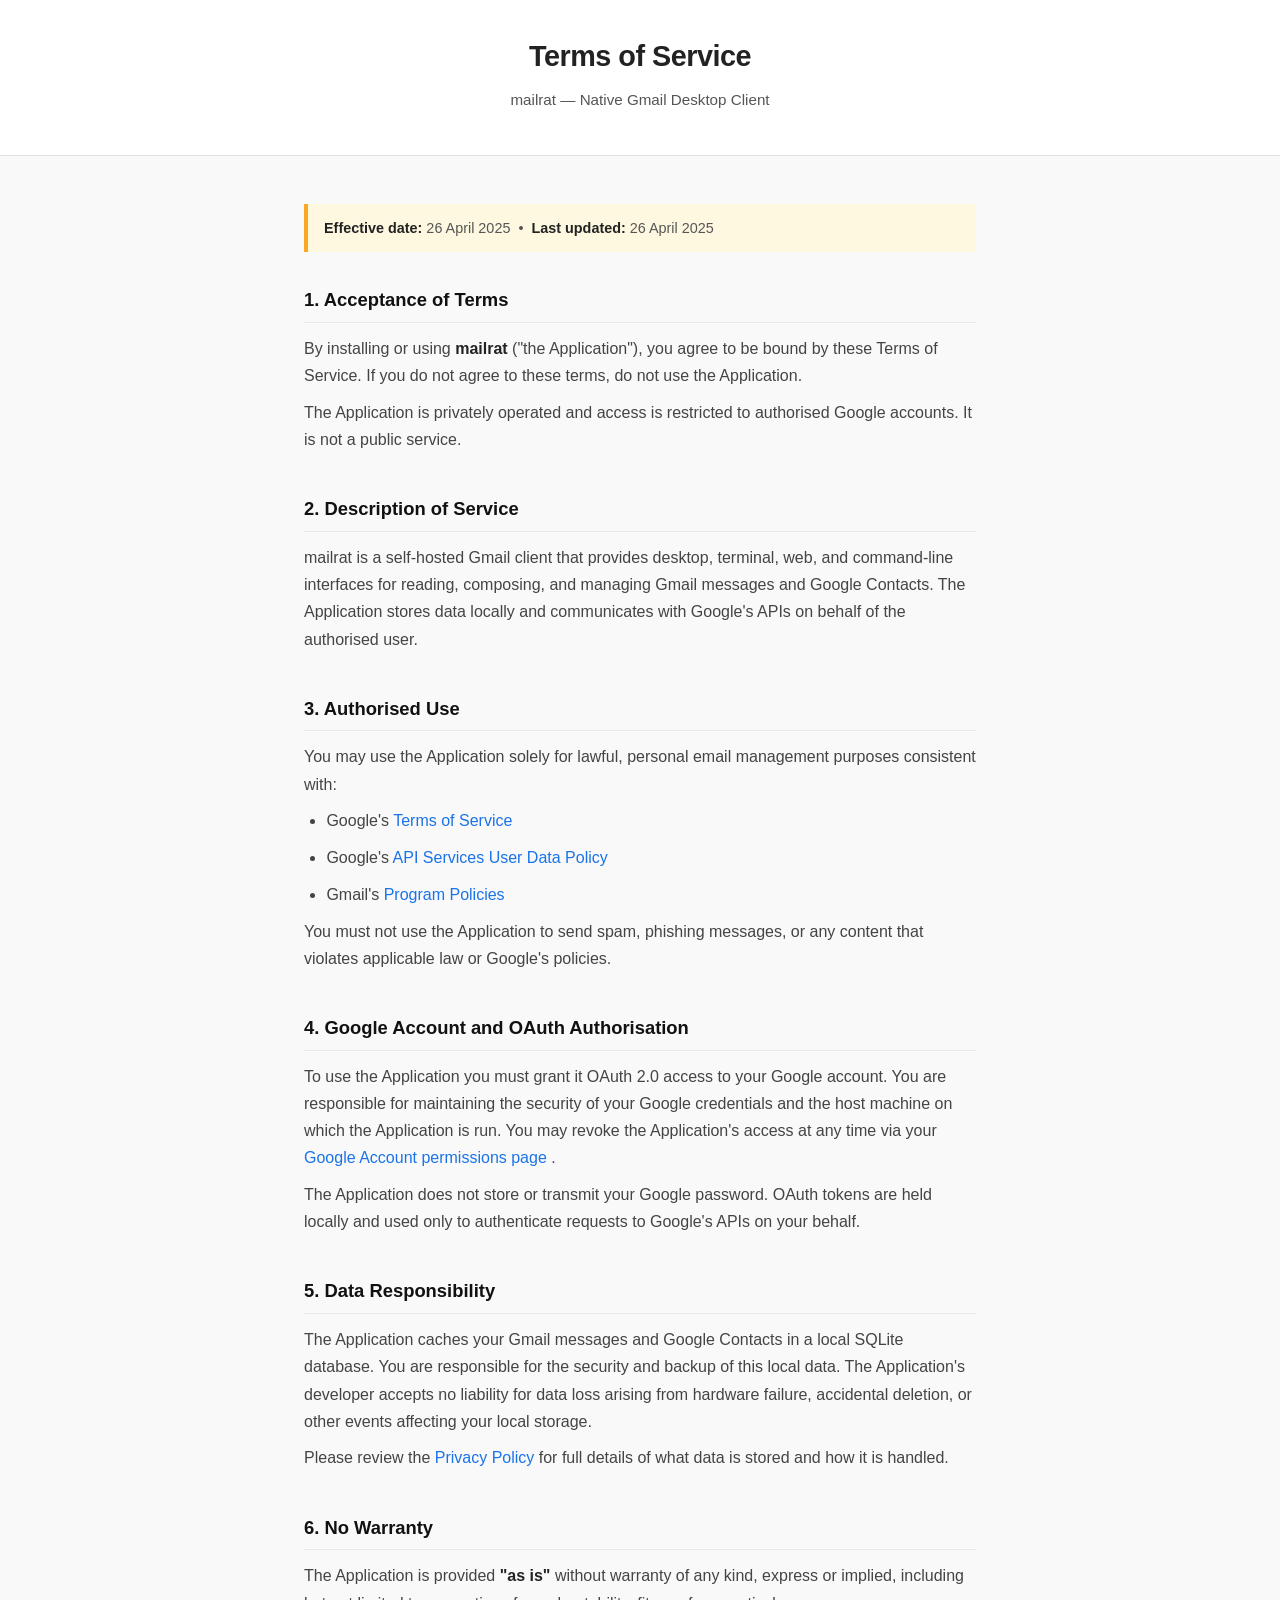
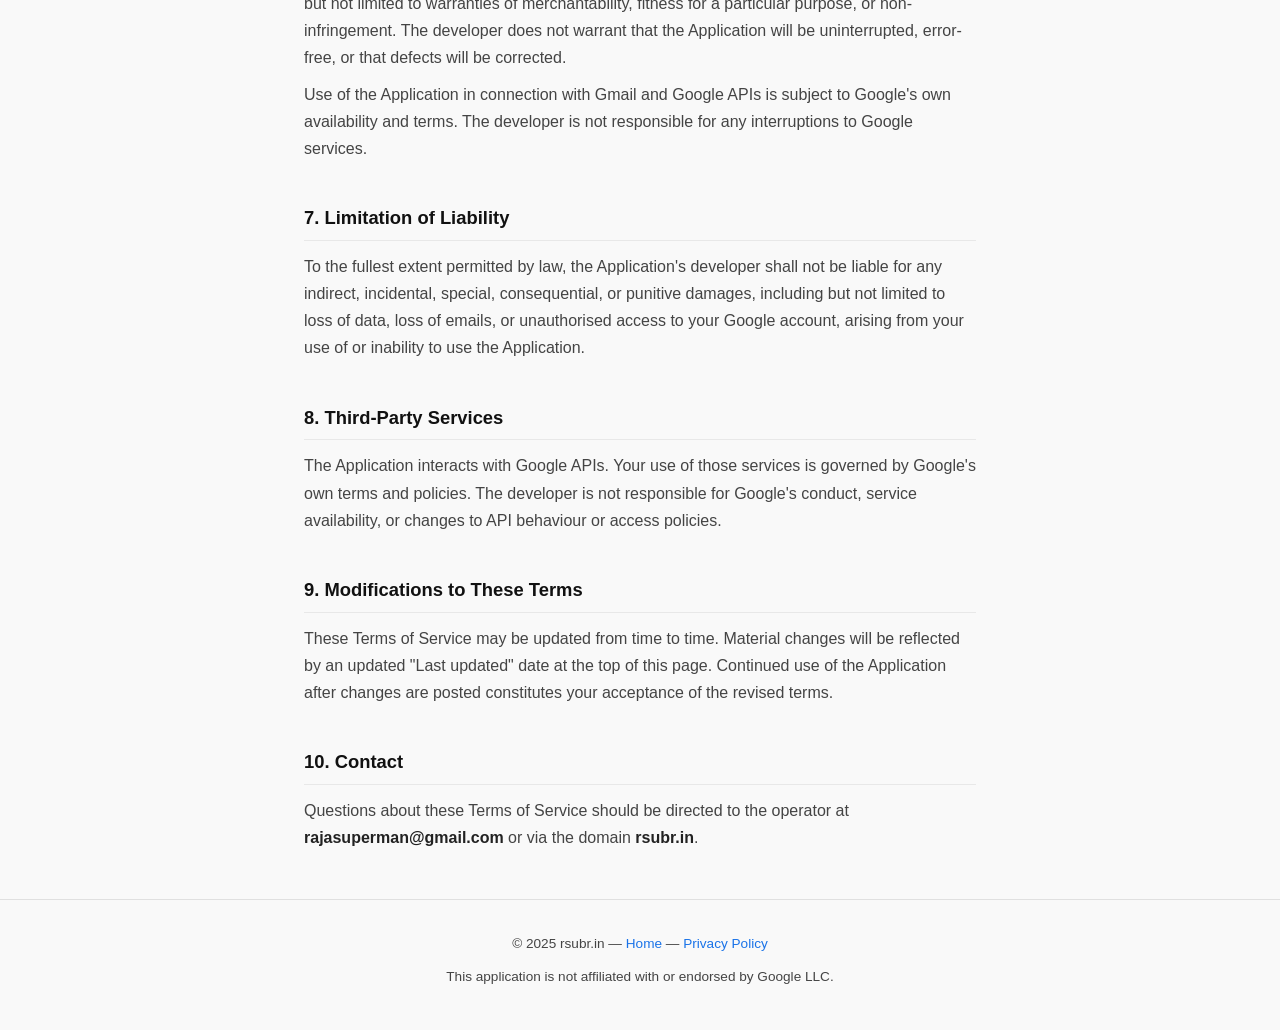
<file: www/terms-of-service.html>
<!DOCTYPE html>
<html lang="en">
<head>
  <meta charset="UTF-8" />
  <meta name="viewport" content="width=device-width, initial-scale=1.0" />
  <title>Terms of Service &mdash; mailrat</title>
  <style>
    *, *::before, *::after { box-sizing: border-box; margin: 0; padding: 0; }
    body {
      font-family: -apple-system, BlinkMacSystemFont, "Segoe UI", Roboto, Helvetica, Arial, sans-serif;
      background: #f9f9f9;
      color: #222;
      line-height: 1.7;
    }
    header {
      background: #fff;
      border-bottom: 1px solid #e0e0e0;
      padding: 2rem 1.5rem;
      text-align: center;
    }
    header h1 { font-size: 1.8rem; font-weight: 700; letter-spacing: -0.5px; }
    header p  { margin-top: 0.4rem; color: #555; font-size: 0.95rem; }
    main {
      max-width: 720px;
      margin: 3rem auto;
      padding: 0 1.5rem;
    }
    section { margin-bottom: 2.5rem; }
    h2 {
      font-size: 1.15rem;
      font-weight: 600;
      margin-bottom: 0.75rem;
      padding-bottom: 0.4rem;
      border-bottom: 1px solid #e8e8e8;
      color: #111;
    }
    p, li { color: #444; margin-bottom: 0.6rem; }
    ul { padding-left: 1.4rem; margin-bottom: 0.6rem; }
    .effective-date {
      background: #fff8e1;
      border-left: 4px solid #f9a825;
      padding: 0.75rem 1rem;
      margin-bottom: 2rem;
      font-size: 0.9rem;
      color: #555;
    }
    footer {
      text-align: center;
      padding: 2rem 1.5rem;
      border-top: 1px solid #e0e0e0;
      font-size: 0.85rem;
      color: #888;
    }
    a { color: #1a73e8; text-decoration: none; }
    a:hover { text-decoration: underline; }
    strong { color: #222; }
  </style>
</head>
<body>

<header>
  <h1>Terms of Service</h1>
  <p>mailrat &mdash; Native Gmail Desktop Client</p>
</header>

<main>

  <div class="effective-date">
    <strong>Effective date:</strong> 26 April 2025 &nbsp;&bull;&nbsp;
    <strong>Last updated:</strong> 26 April 2025
  </div>

  <section>
    <h2>1. Acceptance of Terms</h2>
    <p>
      By installing or using <strong>mailrat</strong> ("the Application"), you agree
      to be bound by these Terms of Service. If you do not agree to these terms, do not
      use the Application.
    </p>
    <p>
      The Application is privately operated and access is restricted to authorised
      Google accounts. It is not a public service.
    </p>
  </section>

  <section>
    <h2>2. Description of Service</h2>
    <p>
      mailrat is a self-hosted Gmail client that provides desktop, terminal, web, and
      command-line interfaces for reading, composing, and managing Gmail messages and
      Google Contacts. The Application stores data locally and communicates with
      Google's APIs on behalf of the authorised user.
    </p>
  </section>

  <section>
    <h2>3. Authorised Use</h2>
    <p>
      You may use the Application solely for lawful, personal email management purposes
      consistent with:
    </p>
    <ul>
      <li>Google's <a href="https://policies.google.com/terms" target="_blank" rel="noopener">Terms of Service</a></li>
      <li>Google's <a href="https://developers.google.com/terms/api-services-user-data-policy" target="_blank" rel="noopener">API Services User Data Policy</a></li>
      <li>Gmail's <a href="https://support.google.com/mail/answer/8984" target="_blank" rel="noopener">Program Policies</a></li>
    </ul>
    <p>
      You must not use the Application to send spam, phishing messages, or any content
      that violates applicable law or Google's policies.
    </p>
  </section>

  <section>
    <h2>4. Google Account and OAuth Authorisation</h2>
    <p>
      To use the Application you must grant it OAuth 2.0 access to your Google account.
      You are responsible for maintaining the security of your Google credentials and
      the host machine on which the Application is run. You may revoke the Application's
      access at any time via your
      <a href="https://myaccount.google.com/permissions" target="_blank" rel="noopener">
        Google Account permissions page
      </a>.
    </p>
    <p>
      The Application does not store or transmit your Google password. OAuth tokens are
      held locally and used only to authenticate requests to Google's APIs on your behalf.
    </p>
  </section>

  <section>
    <h2>5. Data Responsibility</h2>
    <p>
      The Application caches your Gmail messages and Google Contacts in a local SQLite
      database. You are responsible for the security and backup of this local data.
      The Application's developer accepts no liability for data loss arising from
      hardware failure, accidental deletion, or other events affecting your local storage.
    </p>
    <p>
      Please review the <a href="privacy-policy.html">Privacy Policy</a> for full
      details of what data is stored and how it is handled.
    </p>
  </section>

  <section>
    <h2>6. No Warranty</h2>
    <p>
      The Application is provided <strong>"as is"</strong> without warranty of any kind,
      express or implied, including but not limited to warranties of merchantability,
      fitness for a particular purpose, or non-infringement. The developer does not
      warrant that the Application will be uninterrupted, error-free, or that defects
      will be corrected.
    </p>
    <p>
      Use of the Application in connection with Gmail and Google APIs is subject to
      Google's own availability and terms. The developer is not responsible for any
      interruptions to Google services.
    </p>
  </section>

  <section>
    <h2>7. Limitation of Liability</h2>
    <p>
      To the fullest extent permitted by law, the Application's developer shall not be
      liable for any indirect, incidental, special, consequential, or punitive damages,
      including but not limited to loss of data, loss of emails, or unauthorised access
      to your Google account, arising from your use of or inability to use the Application.
    </p>
  </section>

  <section>
    <h2>8. Third-Party Services</h2>
    <p>
      The Application interacts with Google APIs. Your use of those services is governed
      by Google's own terms and policies. The developer is not responsible for Google's
      conduct, service availability, or changes to API behaviour or access policies.
    </p>
  </section>

  <section>
    <h2>9. Modifications to These Terms</h2>
    <p>
      These Terms of Service may be updated from time to time. Material changes will be
      reflected by an updated "Last updated" date at the top of this page. Continued use
      of the Application after changes are posted constitutes your acceptance of the
      revised terms.
    </p>
  </section>

  <section>
    <h2>10. Contact</h2>
    <p>
      Questions about these Terms of Service should be directed to the operator at
      <strong>rajasuperman@gmail.com</strong> or via the domain
      <strong>rsubr.in</strong>.
    </p>
  </section>

</main>

<footer>
  <p>
    &copy; 2025 rsubr.in &mdash;
    <a href="index.html">Home</a> &mdash;
    <a href="privacy-policy.html">Privacy Policy</a>
  </p>
  <p style="margin-top:0.4rem;">
    This application is not affiliated with or endorsed by Google LLC.
  </p>
</footer>

</body>
</html>
</file>
